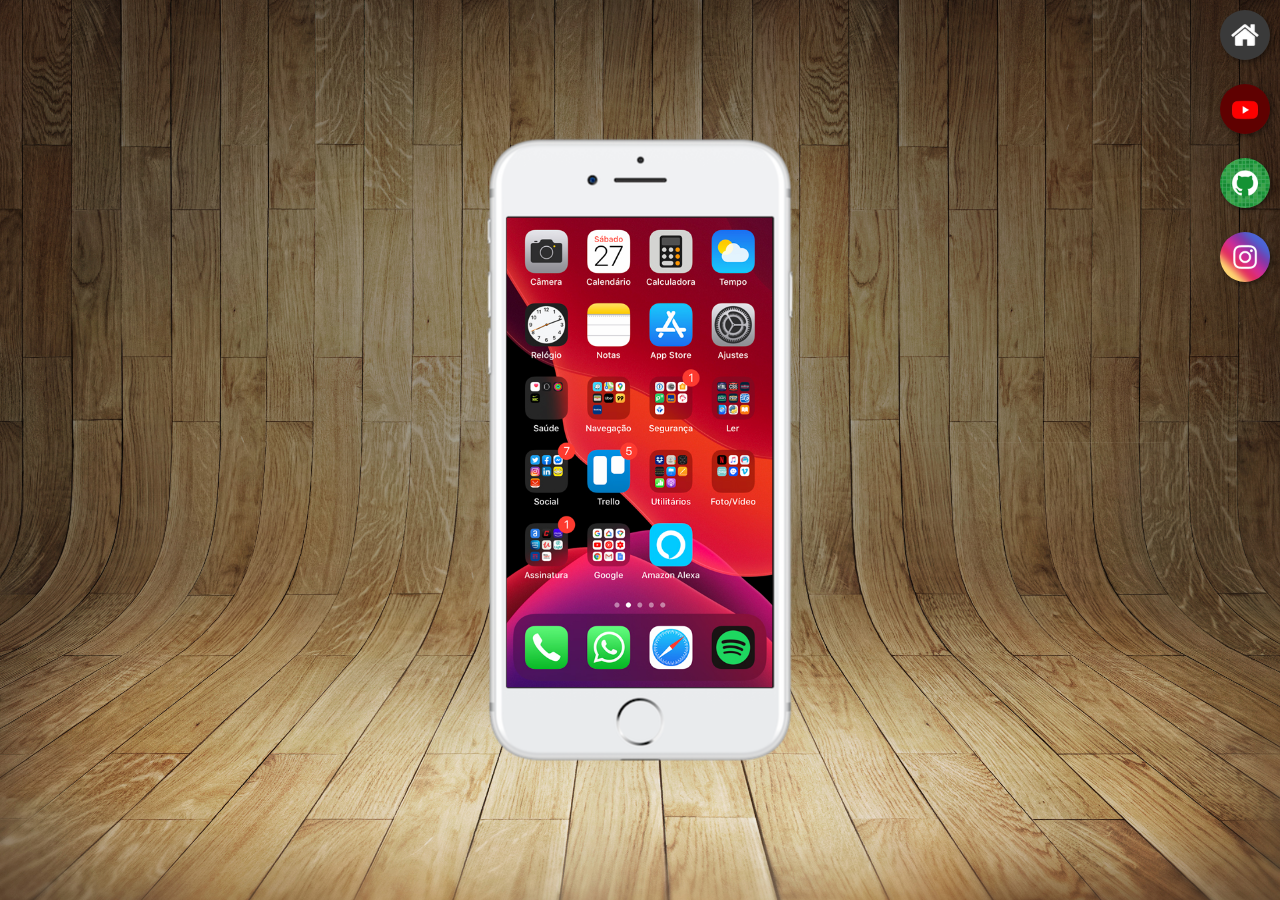
<file: index.html>
<!DOCTYPE html>
<html lang="pt-br">
<head>
    <meta charset="UTF-8">
    <meta name="viewport" content="width=device-width, initial-scale=1.0">
    <title>Projeto Redes Sociais</title>
    <link rel="shortcut icon" href="favicon.ico" type="image/x-icon">
    <link rel="stylesheet" href="estilos/style.css">
</head>
<body>
    <main>
        <section id="telefone">
            <iframe src="home.html" name="tela" id="tela" frameborder="0">
                Seu navegador não é compátivel com isso.
            </iframe>
        </section>
        <section id="redes-sociais">
            <a href="home.html" target="tela"><img src="imagens/logo-home.jpg" alt="Home"></a> <br>
            <a href="youtube.html" target="tela"><img src="imagens/logo-youtube.jpg" alt="YouTube"></a> <br>
            <a href="github.html" target="tela"><img src="imagens/logo-github.jpg" alt="GitHub"></a> <br>
            <a href="instagram.html" target="tela"><img src="imagens/logo-instagram.jpg" alt="Instagram"></a> <br>
        </section>
    </main>
</body>
</html>
</file>
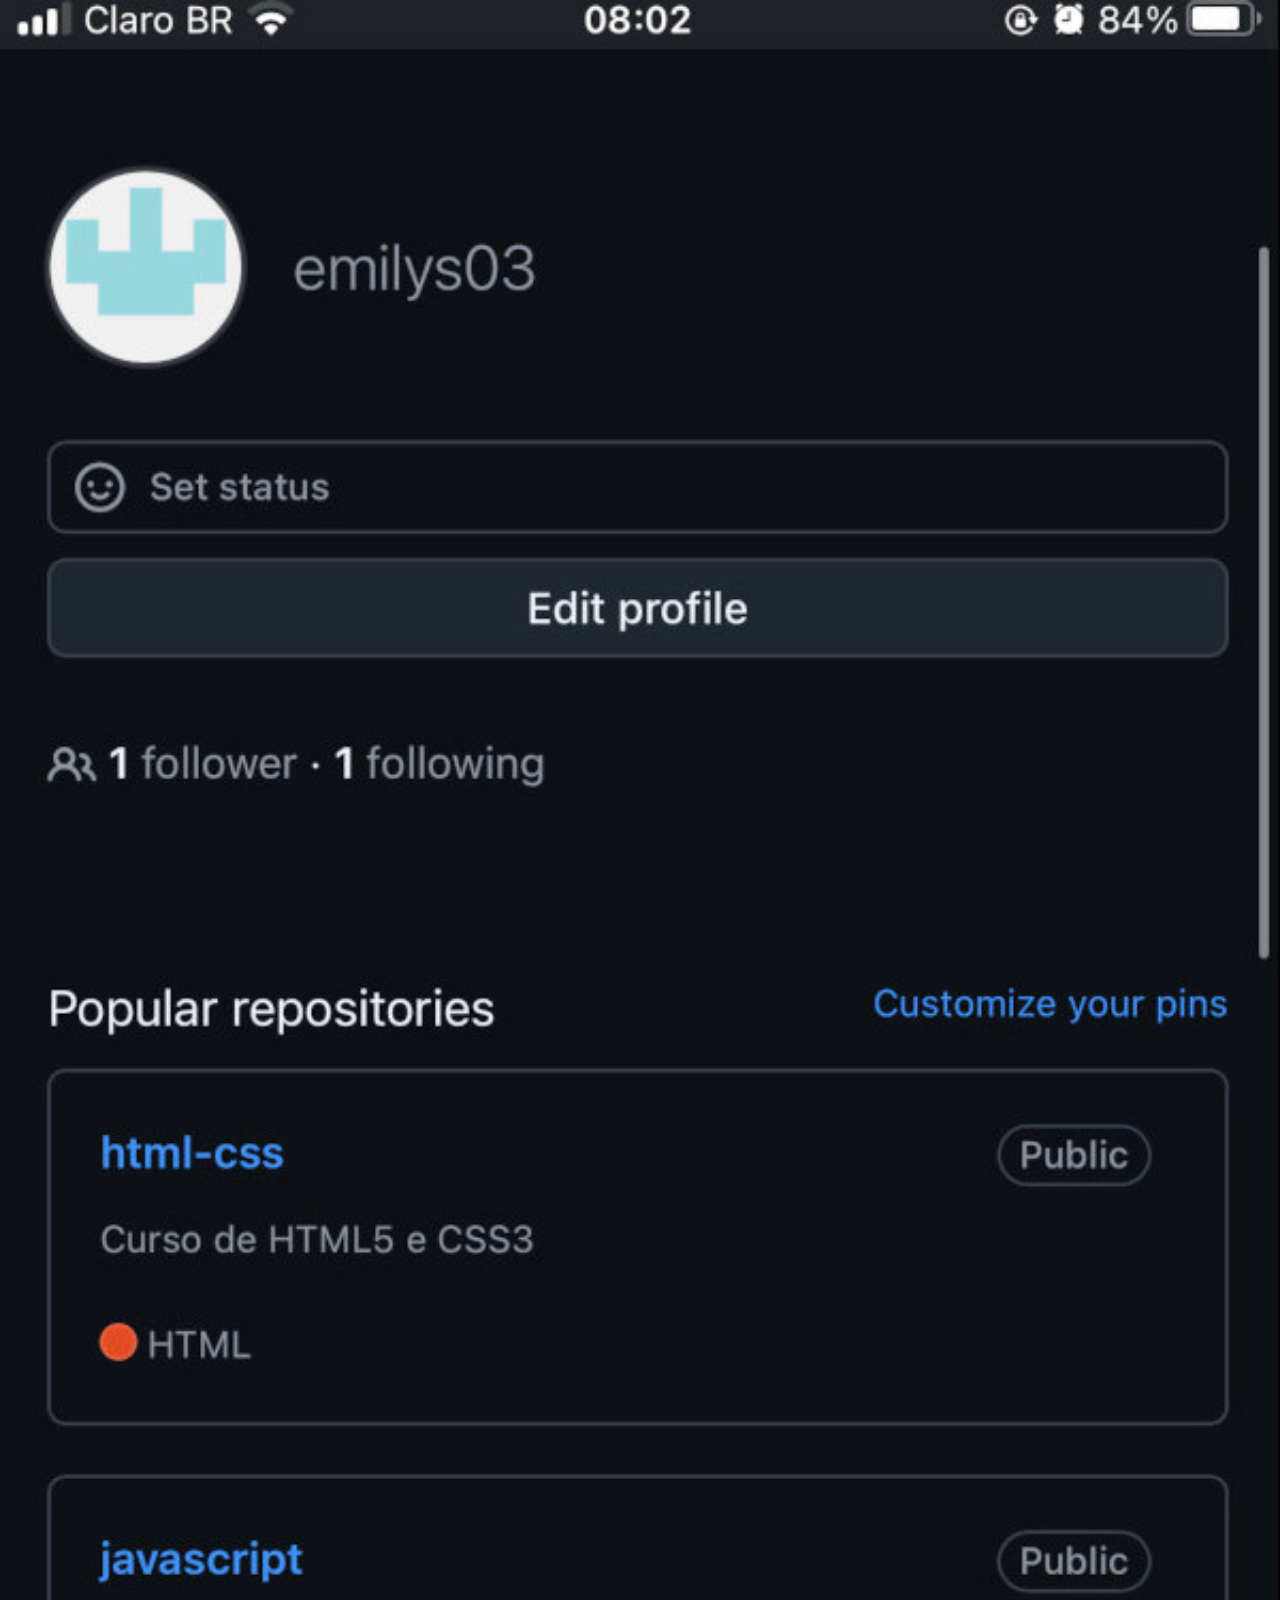
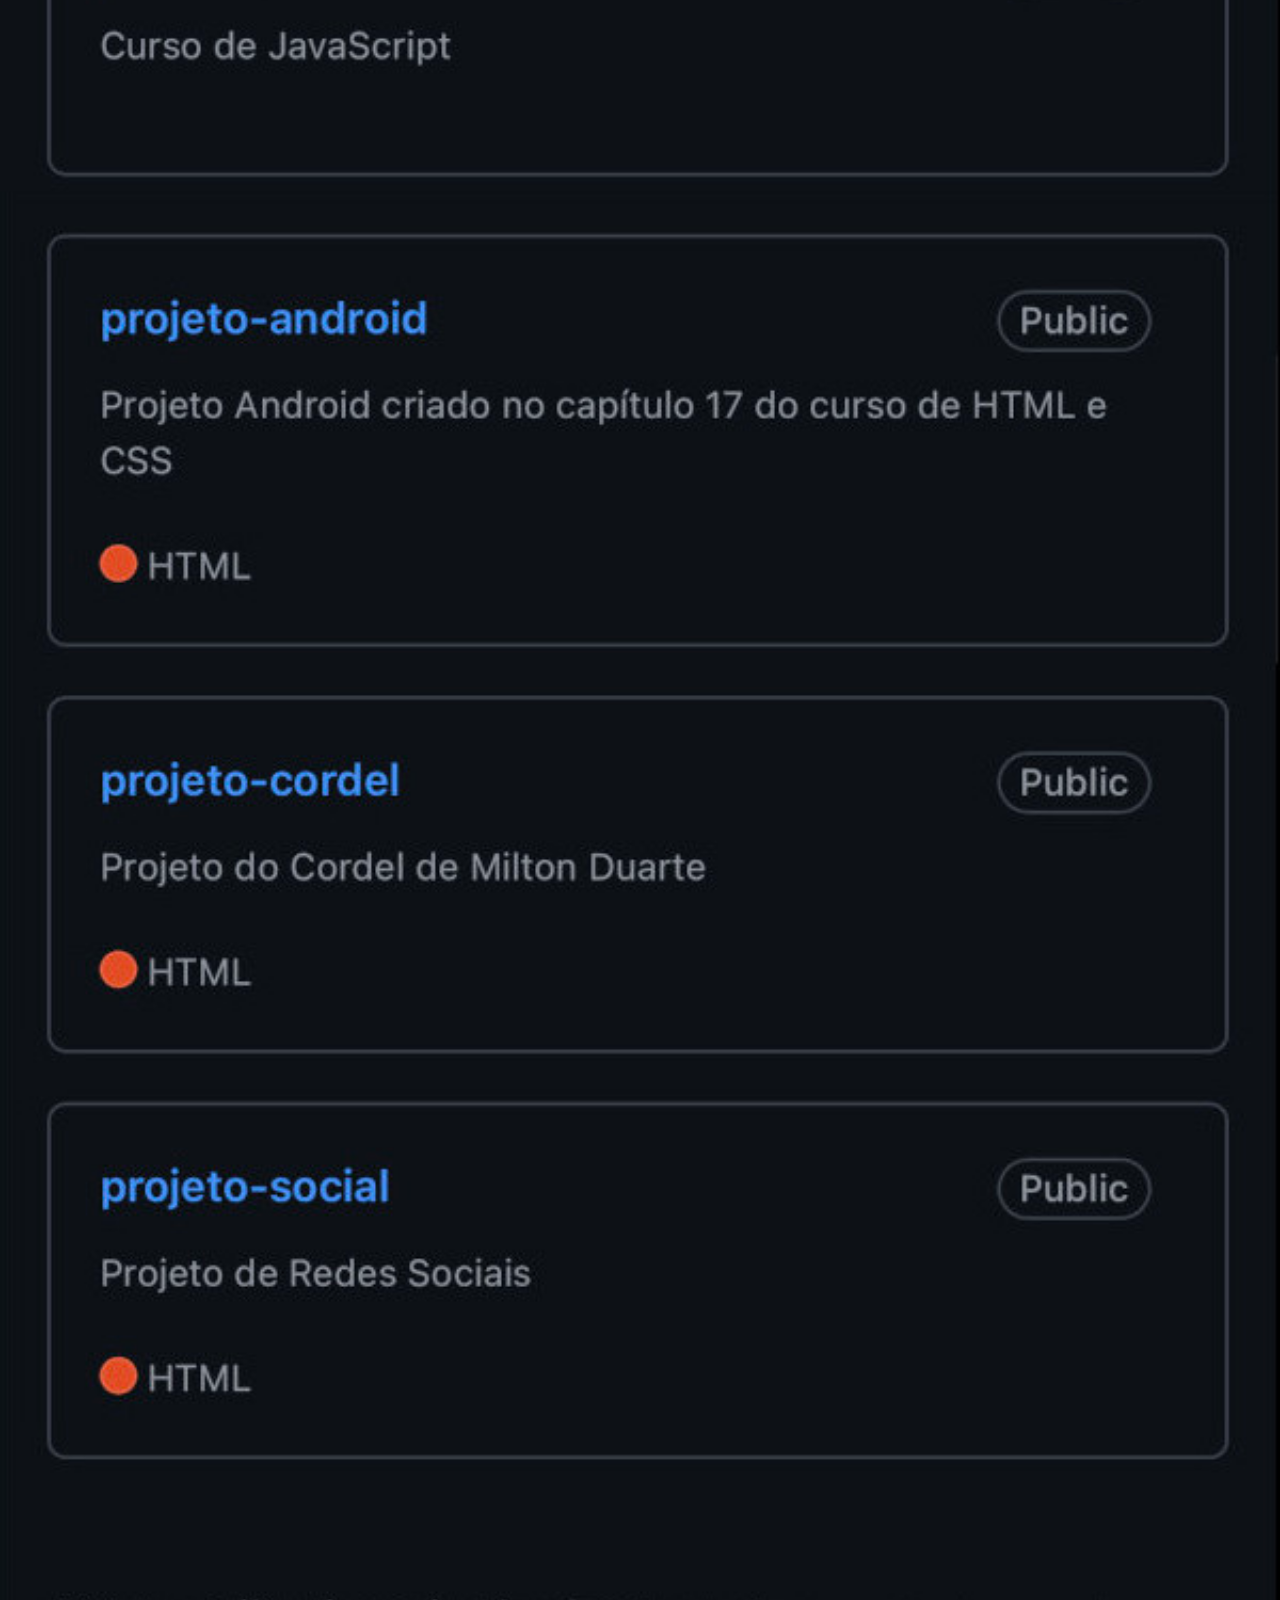
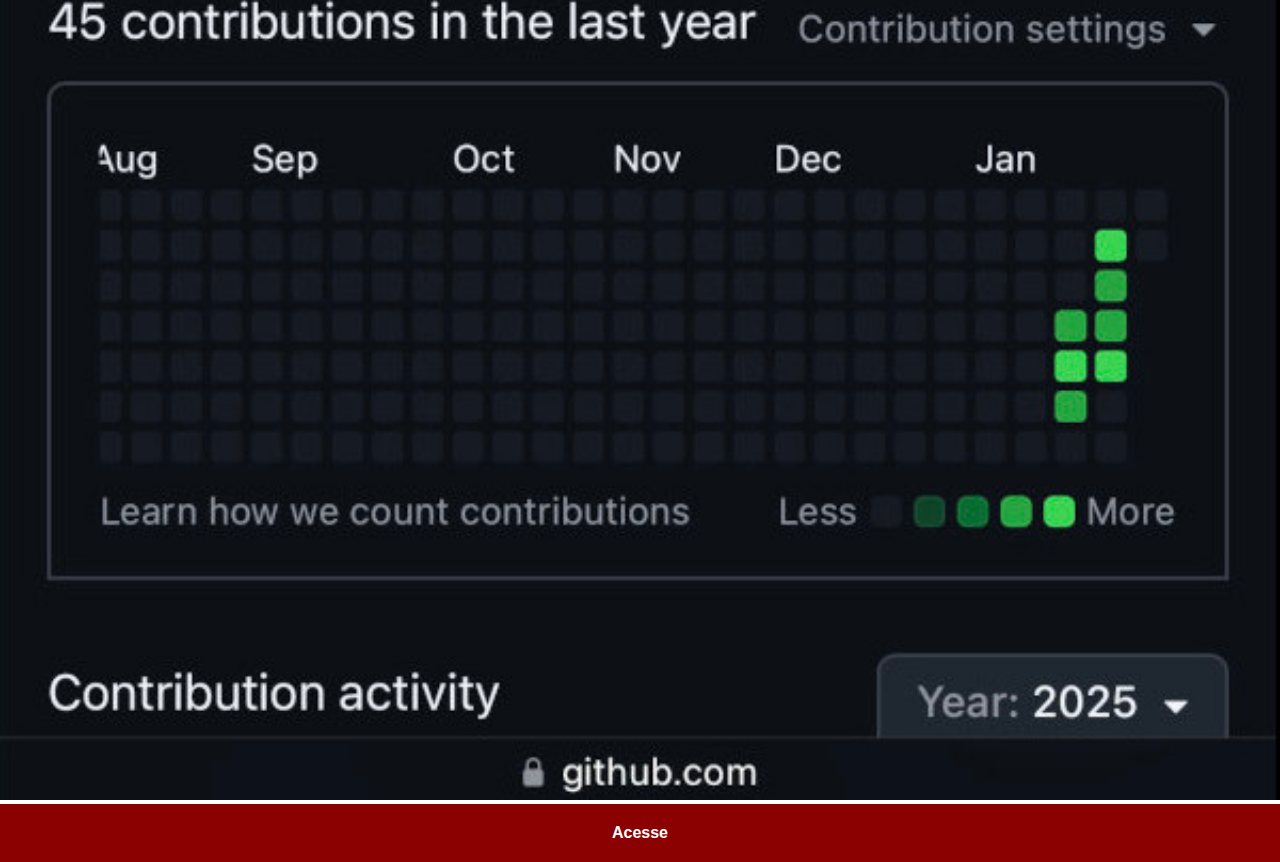
<file: github.html>
<!DOCTYPE html>
<html lang="pt-br">
<head>
    <meta charset="UTF-8">
    <meta name="viewport" content="width=device-width, initial-scale=1.0">
    <title>Document</title>
    <link rel="stylesheet" href="estilos/social.css">
</head>
<body>
    <img src="imagens/github.jpg" alt="GitHub">
    <a href="https://github.com/emilys03" target="_blank">Acesse</a>
</body>
</html>
</file>
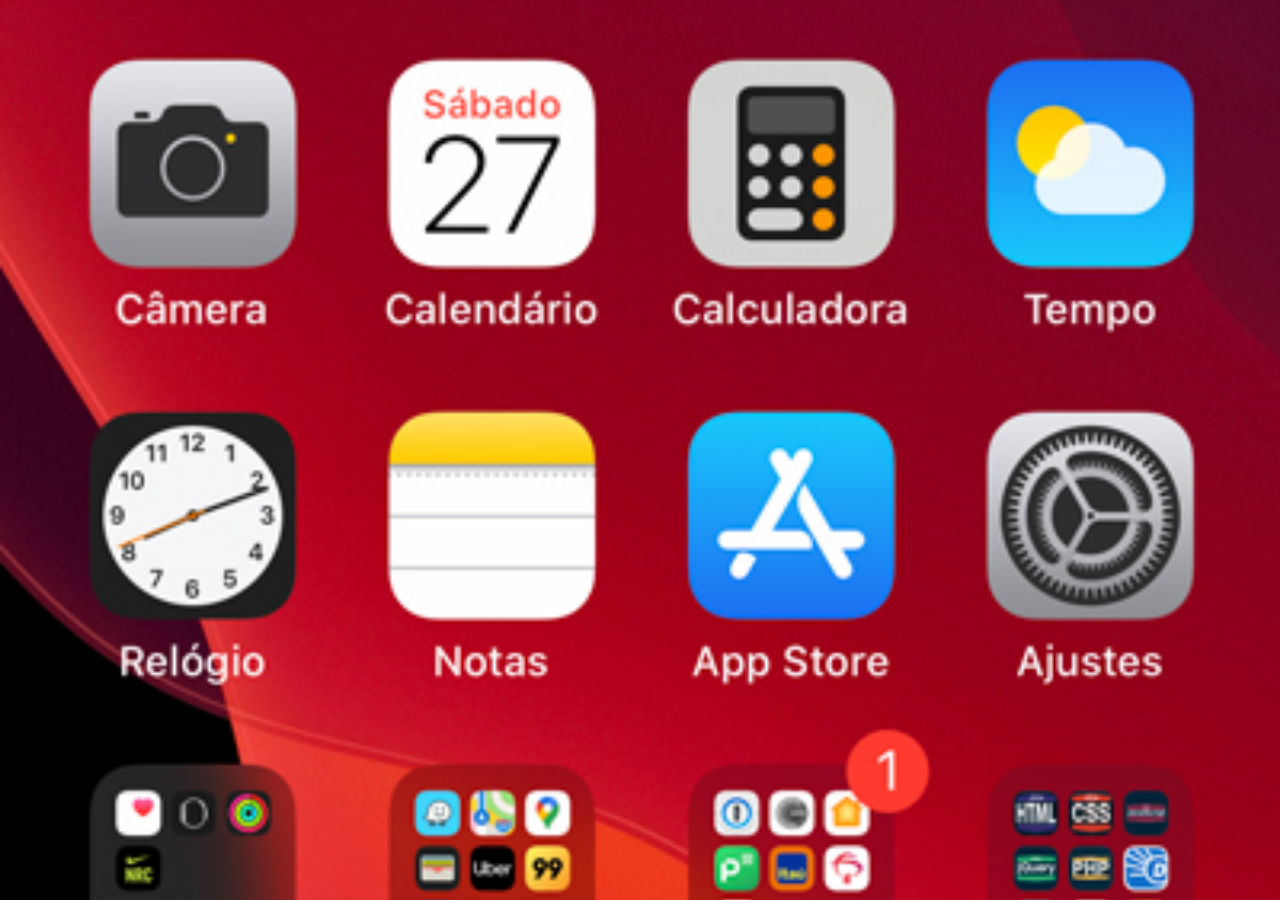
<file: home.html>
<!DOCTYPE html>
<html lang="pt-br">
<head>
    <meta charset="UTF-8">
    <meta name="viewport" content="width=device-width, initial-scale=1.0">
    <title>Home</title>
    <style>
        * {
            margin: 0px;
            padding: 0px;
        }

        body {
            width: 100vw;
            height: 100vh;
            background: black url('imagens/tela-home.jpg') no-repeat top center;
            background-size: cover;
        }
    </style>
</head>
<body>
    
</body>
</html>
</file>
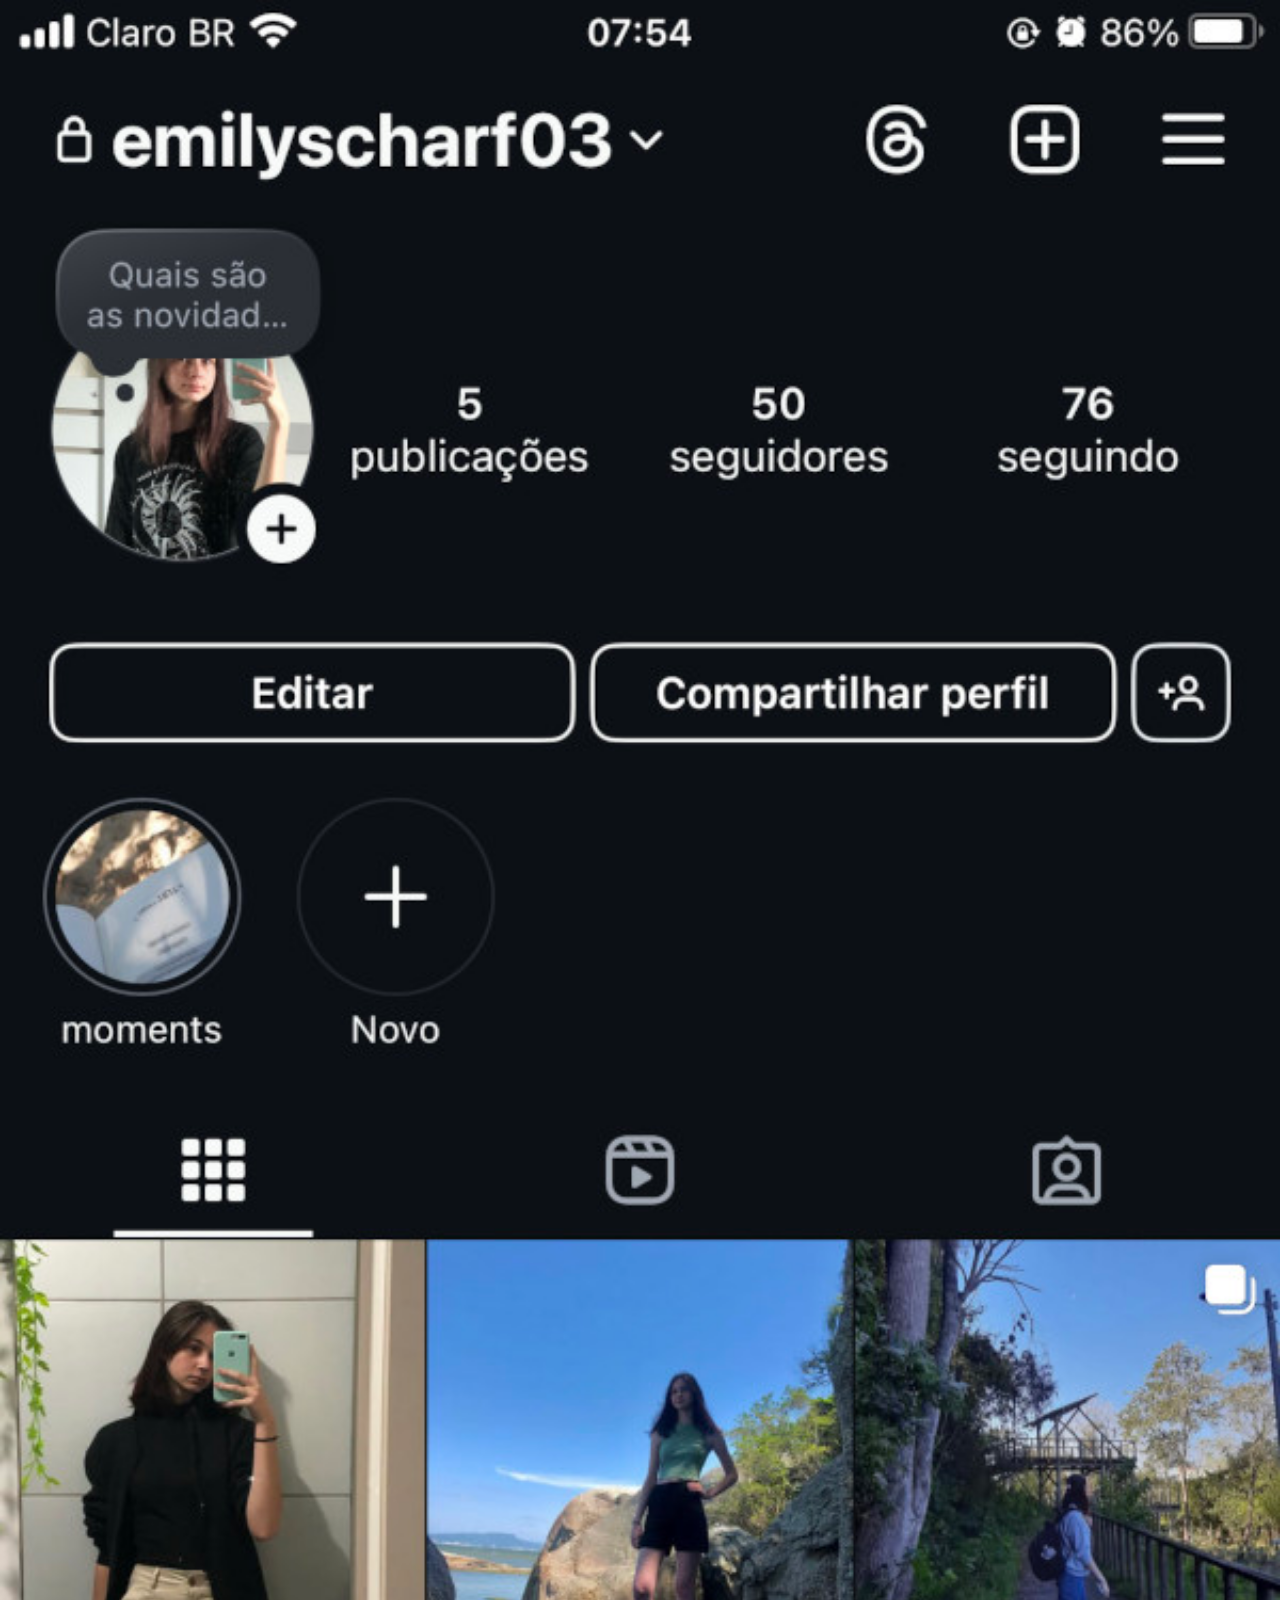
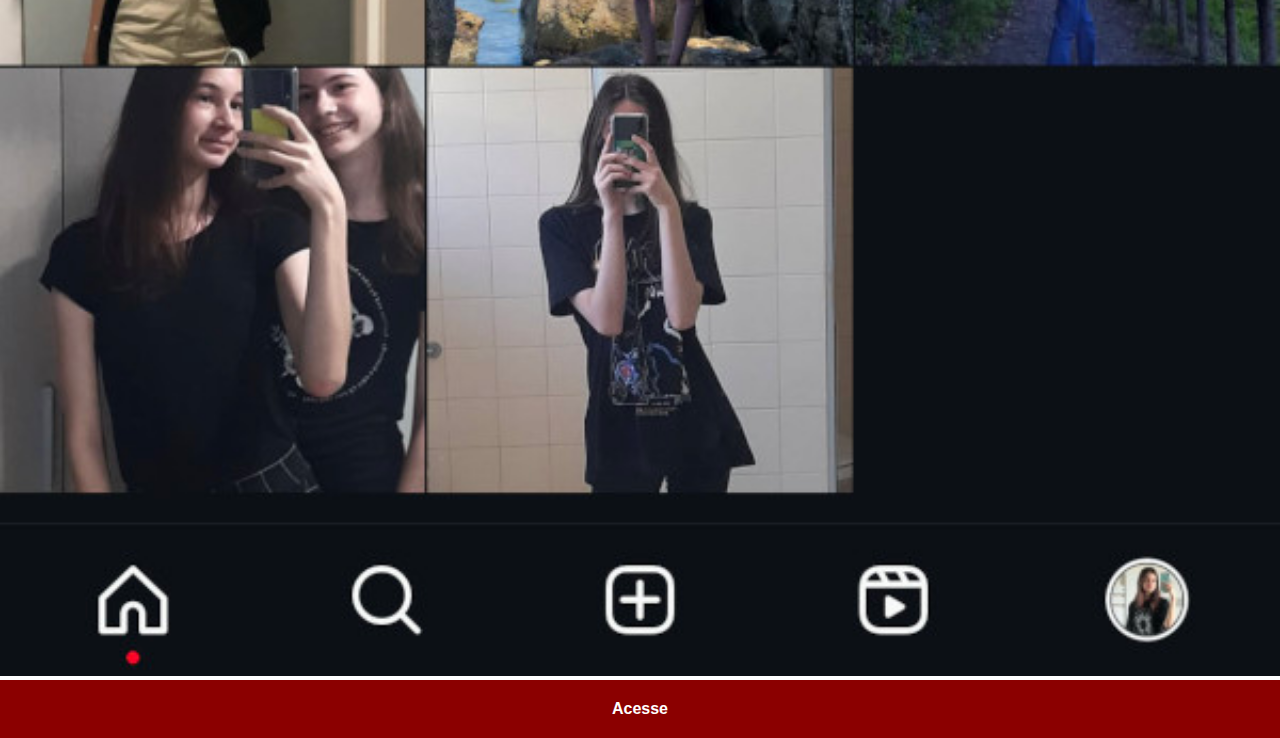
<file: instagram.html>
<!DOCTYPE html>
<html lang="pt-br">
<head>
    <meta charset="UTF-8">
    <meta name="viewport" content="width=device-width, initial-scale=1.0">
    <title>Instagram</title>
    <link rel="stylesheet" href="estilos/social.css">
</head>
<body>
    <img src="imagens/instagram.jpg" alt="Instagram">
    <a href="https://www.instagram.com/emilyscharf03/" target="_blank">Acesse</a>
</body>
</html>
</file>
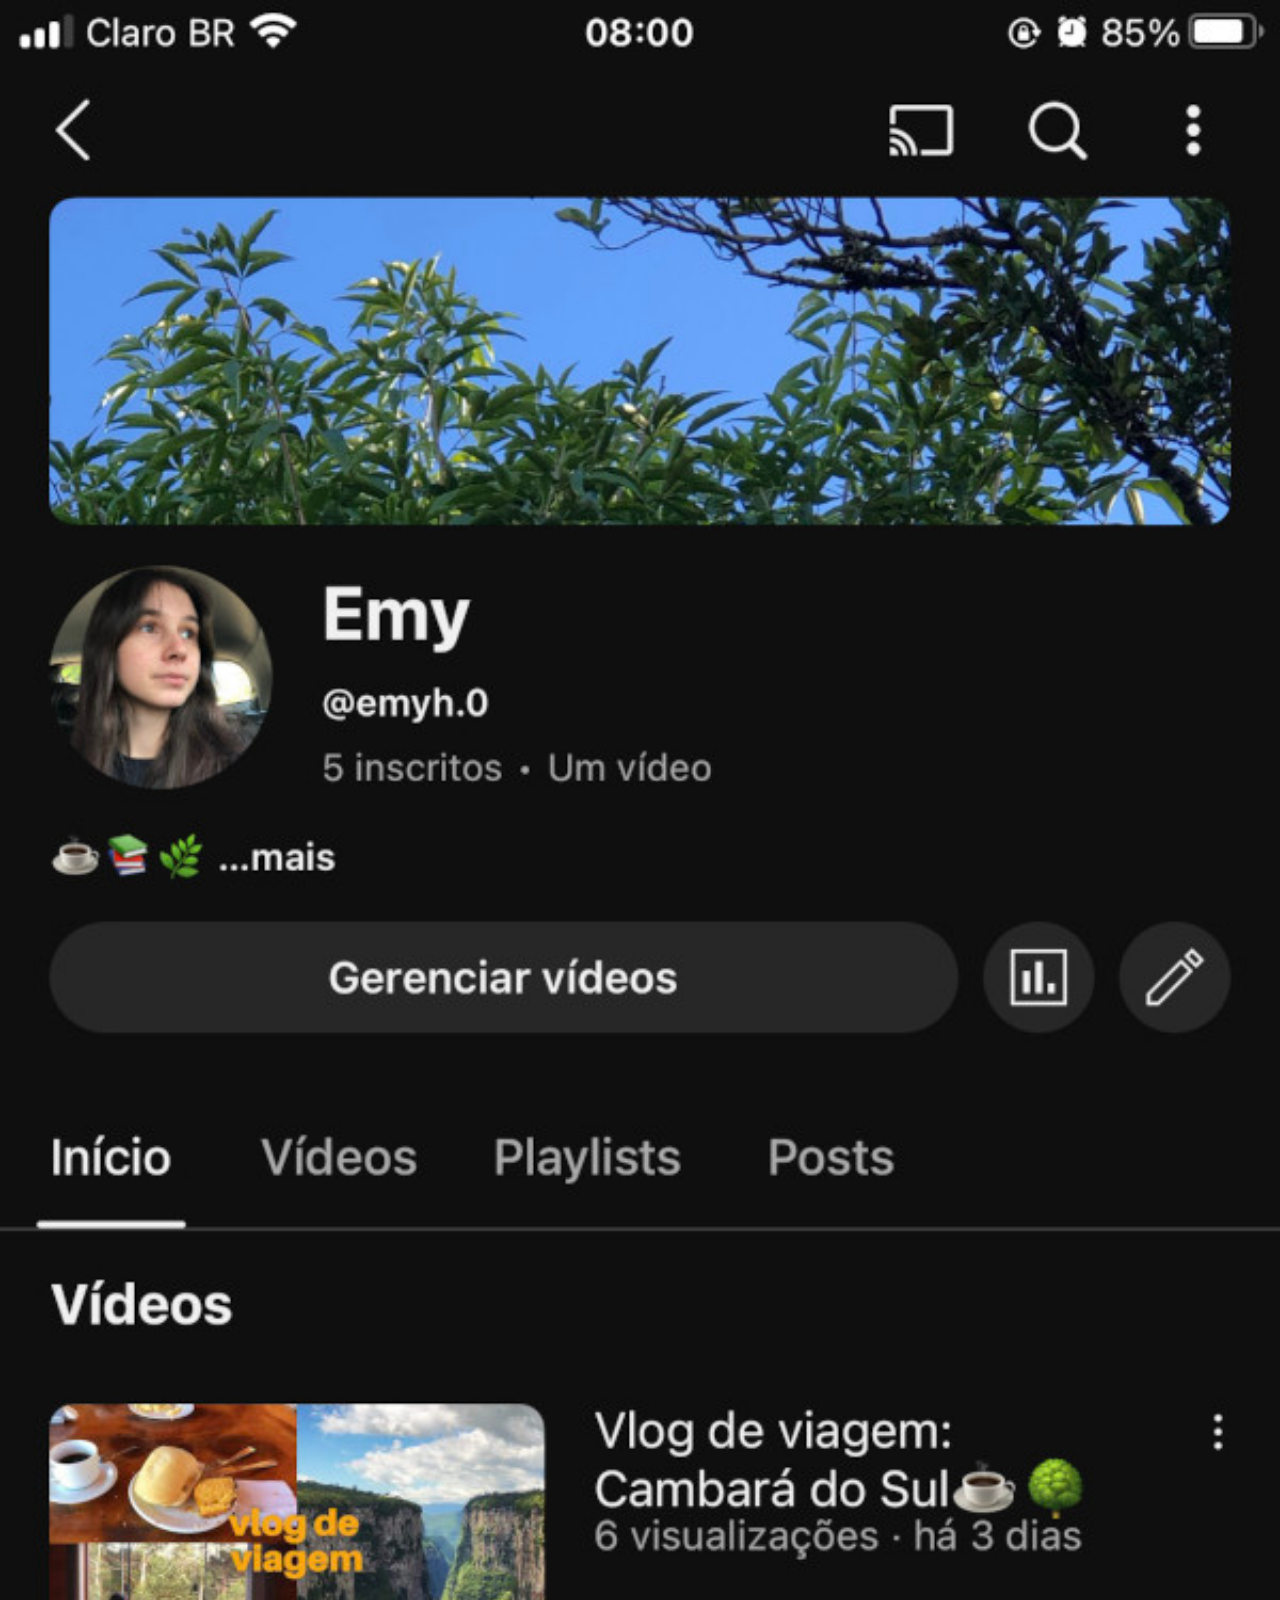
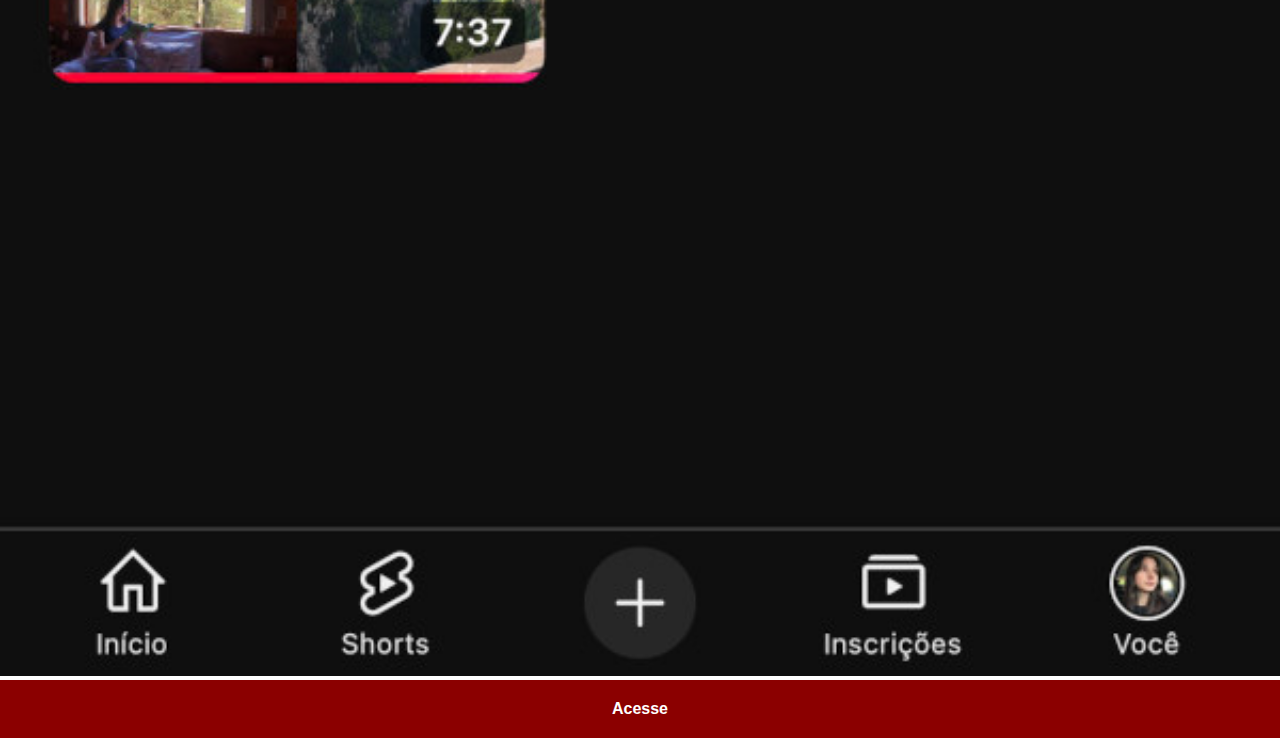
<file: youtube.html>
<!DOCTYPE html>
<html lang="pt-br">
<head>
    <meta charset="UTF-8">
    <meta name="viewport" content="width=device-width, initial-scale=1.0">
    <title>YouTube</title>
    <link rel="stylesheet" href="estilos/social.css">
</head>
<body>
    <img src="imagens/youtube.jpg" alt="YouTube">
    <a href="https://www.youtube.com/@emyh.0" target="_blank">Acesse</a>
</body>
</html>
</file>
<file: estilos/style.css>
@charset "UTF-8";

* {
    margin: 0px;
    padding: 0px;
}

html, body {
    height: 100vh;
    width: 100vw;
    background-color: black;
}

body {
    background: url('../imagens/fundo-madeira.jpg') no-repeat top center;
    background-size: cover;
    background-attachment: fixed;
}

main {
    height: 100vh;
    position: relative;
}

section#telefone {
    height: 627px;
    width: 311px;
    background: url('../imagens/frame-iphone.png') no-repeat;

    position: absolute;
    top: 50%;
    left: 50%;
    transform: translate(-50%, -50%);
}

iframe#tela {
    position: relative;
    top: 81px;
    left: 22px;
    width: 266px;
    height: 470px;
}

section#redes-sociais {
    text-align: right;
}

section#redes-sociais img {
    width: 50px;
    margin: 10px;
    border-radius: 50%;
    box-shadow: 2px 2px 5px rgba(0, 0, 0, 0.452);
    box-sizing: border-box;
}

section#redes-sociais img:hover {
    border: 2px solid rgba(255, 255, 255, 0.452);
    transform: translate(-2px, -2px);
    box-shadow: 5px 5px 10px rgba(0, 0, 0, 0.534);
    transition: transform 0.5s;
}
</file>
<file: estilos/social.css>
@charset "UTF-8";

* {
    margin: 0px;
    padding: 0px;
    font-family: Arial, Helvetica, sans-serif;
}

::-webkit-scrollbar {
    width: 0;
    height: 0;
}

img {
    width: 100vw;
}

a {
    display: block;
    background-color: darkred;
    color: white;
    padding: 20px;
    text-align: center;
    font-weight: bold;
    text-decoration: none;
}

a:hover {
    background-color: rgb(177, 1, 1);
}
</file>
